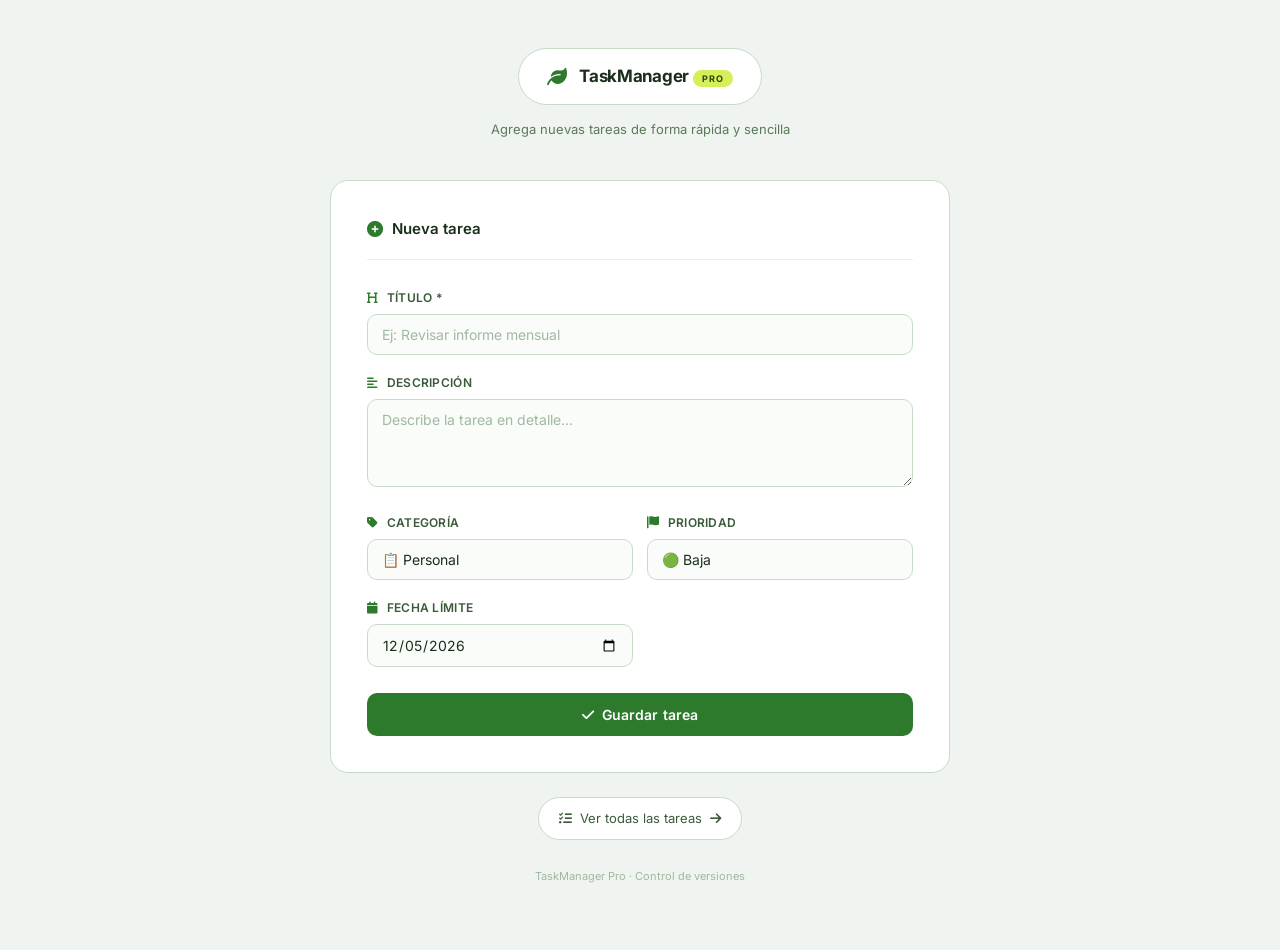
<file: index.html>
<!DOCTYPE html>
<html lang="es">
<head>
    <meta charset="UTF-8">
    <meta name="viewport" content="width=device-width, initial-scale=1.0">
    <title>TaskManager | Agregar tarea</title>
    <link href="https://fonts.googleapis.com/css2?family=Inter:wght@400;500;600;700&display=swap" rel="stylesheet">
    <link rel="stylesheet" href="https://cdnjs.cloudflare.com/ajax/libs/font-awesome/6.0.0/css/all.min.css">
    <link rel="stylesheet" href="css/index.css">
</head>
<body>
    <div class="container">

        <div class="header">
            <div class="logo">
                <i class="fas fa-leaf"></i>
                <h1>TaskManager <span>Pro</span></h1>
            </div>
            <p class="subtitle">Agrega nuevas tareas de forma rápida y sencilla</p>
        </div>

        <div class="form-card">
            <div class="form-title">
                <i class="fas fa-plus-circle"></i>
                Nueva tarea
            </div>

            <div class="form-group">
                <label><i class="fas fa-heading"></i> Título *</label>
                <input type="text" id="taskTitle" placeholder="Ej: Revisar informe mensual" autocomplete="off">
            </div>

            <div class="form-group">
                <label><i class="fas fa-align-left"></i> Descripción</label>
                <textarea id="taskDesc" placeholder="Describe la tarea en detalle..."></textarea>
            </div>

            <div class="row-2">
                <div class="form-group">
                    <label><i class="fas fa-tag"></i> Categoría</label>
                    <select id="taskCategory">
                        <option value="personal">📋 Personal</option>
                        <option value="trabajo">💼 Trabajo</option>
                        <option value="estudio">📚 Estudio</option>
                        <option value="hogar">🏠 Hogar</option>
                    </select>
                </div>
                <div class="form-group">
                    <label><i class="fas fa-flag"></i> Prioridad</label>
                    <select id="taskPriority">
                        <option value="baja">🟢 Baja</option>
                        <option value="media">🟡 Media</option>
                        <option value="alta">🔴 Alta</option>
                    </select>
                </div>
            </div>

            <div class="row-2">
                <div class="form-group">
                    <label><i class="fas fa-calendar"></i> Fecha límite</label>
                    <input type="date" id="taskDueDate">
                </div>
            </div>

            <button class="btn-primary" id="saveTaskBtn">
                <i class="fas fa-check"></i> Guardar tarea
            </button>

            <div class="success-message" id="successMsg">
                <i class="fas fa-check-circle"></i> ¡Tarea agregada exitosamente!
            </div>
        </div>

        <div class="dashboard-link">
            <a href="dashboard.html">
                <i class="fas fa-list-check"></i> Ver todas las tareas
                <i class="fas fa-arrow-right"></i>
            </a>
        </div>

        <footer>
            <p>TaskManager Pro · Control de versiones</p>
        </footer>
    </div>

    <script src="js/index.js"></script>
</body>
</html>
</file>
<file: css/index.css>
/* ========== INDEX.CSS - TaskManager Pro ========== */

*, *::before, *::after {
    margin: 0;
    padding: 0;
    box-sizing: border-box;
}

body {
    font-family: 'Inter', -apple-system, BlinkMacSystemFont, sans-serif;
    background: #f0f4f0;
    min-height: 100vh;
    color: #1a2e1a;
    line-height: 1.6;
    padding: 48px 20px 64px;
}

.container {
    max-width: 620px;
    margin: 0 auto;
}

/* ========== HEADER ========== */
.header {
    text-align: center;
    margin-bottom: 40px;
}

.logo {
    display: inline-flex;
    align-items: center;
    gap: 12px;
    background: #ffffff;
    padding: 14px 28px;
    border-radius: 50px;
    border: 1px solid #c8dbc8;
    margin-bottom: 14px;
}

.logo i {
    font-size: 20px;
    color: #2d7a2d;
}

.logo h1 {
    font-size: 17px;
    font-weight: 700;
    color: #1a2e1a;
    letter-spacing: -0.3px;
}

.logo span {
    background: #d4ef5a;
    color: #2a4a00;
    font-size: 9px;
    font-weight: 700;
    letter-spacing: 1px;
    text-transform: uppercase;
    padding: 3px 9px;
    border-radius: 50px;
}

.subtitle {
    color: #5a7a5a;
    font-size: 13px;
}

/* ========== FORM CARD ========== */
.form-card {
    background: #ffffff;
    border-radius: 18px;
    padding: 36px;
    border: 1px solid #c8dbc8;
}

.form-title {
    font-size: 15px;
    font-weight: 600;
    color: #1a2e1a;
    margin-bottom: 28px;
    display: flex;
    align-items: center;
    gap: 9px;
    padding-bottom: 18px;
    border-bottom: 1px solid #e8f0e8;
}

.form-title i {
    color: #2d7a2d;
    font-size: 16px;
}

/* ========== FORM GROUPS ========== */
.form-group {
    margin-bottom: 18px;
}

.form-group label {
    display: block;
    font-size: 12px;
    font-weight: 600;
    color: #3a5a3a;
    margin-bottom: 7px;
    letter-spacing: 0.3px;
    text-transform: uppercase;
}

.form-group label i {
    color: #2d7a2d;
    margin-right: 5px;
}

.form-group input,
.form-group select,
.form-group textarea {
    width: 100%;
    padding: 11px 14px;
    border: 1px solid #c8dbc8;
    border-radius: 10px;
    font-size: 14px;
    font-family: inherit;
    color: #1a2e1a;
    background: #fafcfa;
    transition: border-color 0.18s ease, box-shadow 0.18s ease;
    appearance: none;
    -webkit-appearance: none;
}

.form-group input:focus,
.form-group select:focus,
.form-group textarea:focus {
    outline: none;
    border-color: #2d7a2d;
    box-shadow: 0 0 0 3px rgba(45, 122, 45, 0.10);
    background: #ffffff;
}

.form-group input::placeholder,
.form-group textarea::placeholder {
    color: #a0b8a0;
}

.form-group textarea {
    resize: vertical;
    min-height: 88px;
}

.row-2 {
    display: grid;
    grid-template-columns: 1fr 1fr;
    gap: 14px;
}

/* ========== BUTTON ========== */
.btn-primary {
    width: 100%;
    background: #2d7a2d;
    color: #ffffff;
    border: none;
    padding: 13px;
    border-radius: 10px;
    font-size: 14px;
    font-weight: 600;
    font-family: inherit;
    cursor: pointer;
    letter-spacing: 0.1px;
    display: flex;
    align-items: center;
    justify-content: center;
    gap: 8px;
    margin-top: 8px;
    transition: background 0.18s ease, transform 0.14s ease;
}

.btn-primary:hover {
    background: #236023;
    transform: translateY(-1px);
}

.btn-primary:active {
    transform: translateY(0);
}

/* ========== SUCCESS ========== */
.success-message {
    background: #edfaed;
    color: #1a6b1a;
    padding: 11px 16px;
    border-radius: 10px;
    margin-top: 14px;
    font-size: 13px;
    font-weight: 500;
    display: none;
    align-items: center;
    justify-content: center;
    gap: 8px;
    border: 1px solid #b8e8b8;
}

.success-message.show {
    display: flex;
    animation: fadeUp 0.25s ease forwards;
}

@keyframes fadeUp {
    from { opacity: 0; transform: translateY(6px); }
    to   { opacity: 1; transform: translateY(0); }
}

/* ========== DASHBOARD LINK ========== */
.dashboard-link {
    text-align: center;
    margin: 24px 0 14px;
}

.dashboard-link a {
    color: #3a5a3a;
    text-decoration: none;
    font-size: 13px;
    display: inline-flex;
    align-items: center;
    gap: 8px;
    padding: 10px 20px;
    border-radius: 50px;
    border: 1px solid #c8dbc8;
    background: #ffffff;
    transition: all 0.18s ease;
}

.dashboard-link a:hover {
    background: #d4ef5a;
    border-color: #b8d430;
    color: #1a3a00;
}

footer {
    text-align: center;
    font-size: 11px;
    color: #a0b8a0;
    padding-top: 14px;
}

/* ========== RESPONSIVE ========== */
@media (max-width: 540px) {
    body { padding: 24px 14px 40px; }
    .form-card { padding: 22px 18px; }
    .row-2 { grid-template-columns: 1fr; gap: 0; }
}
</file>
